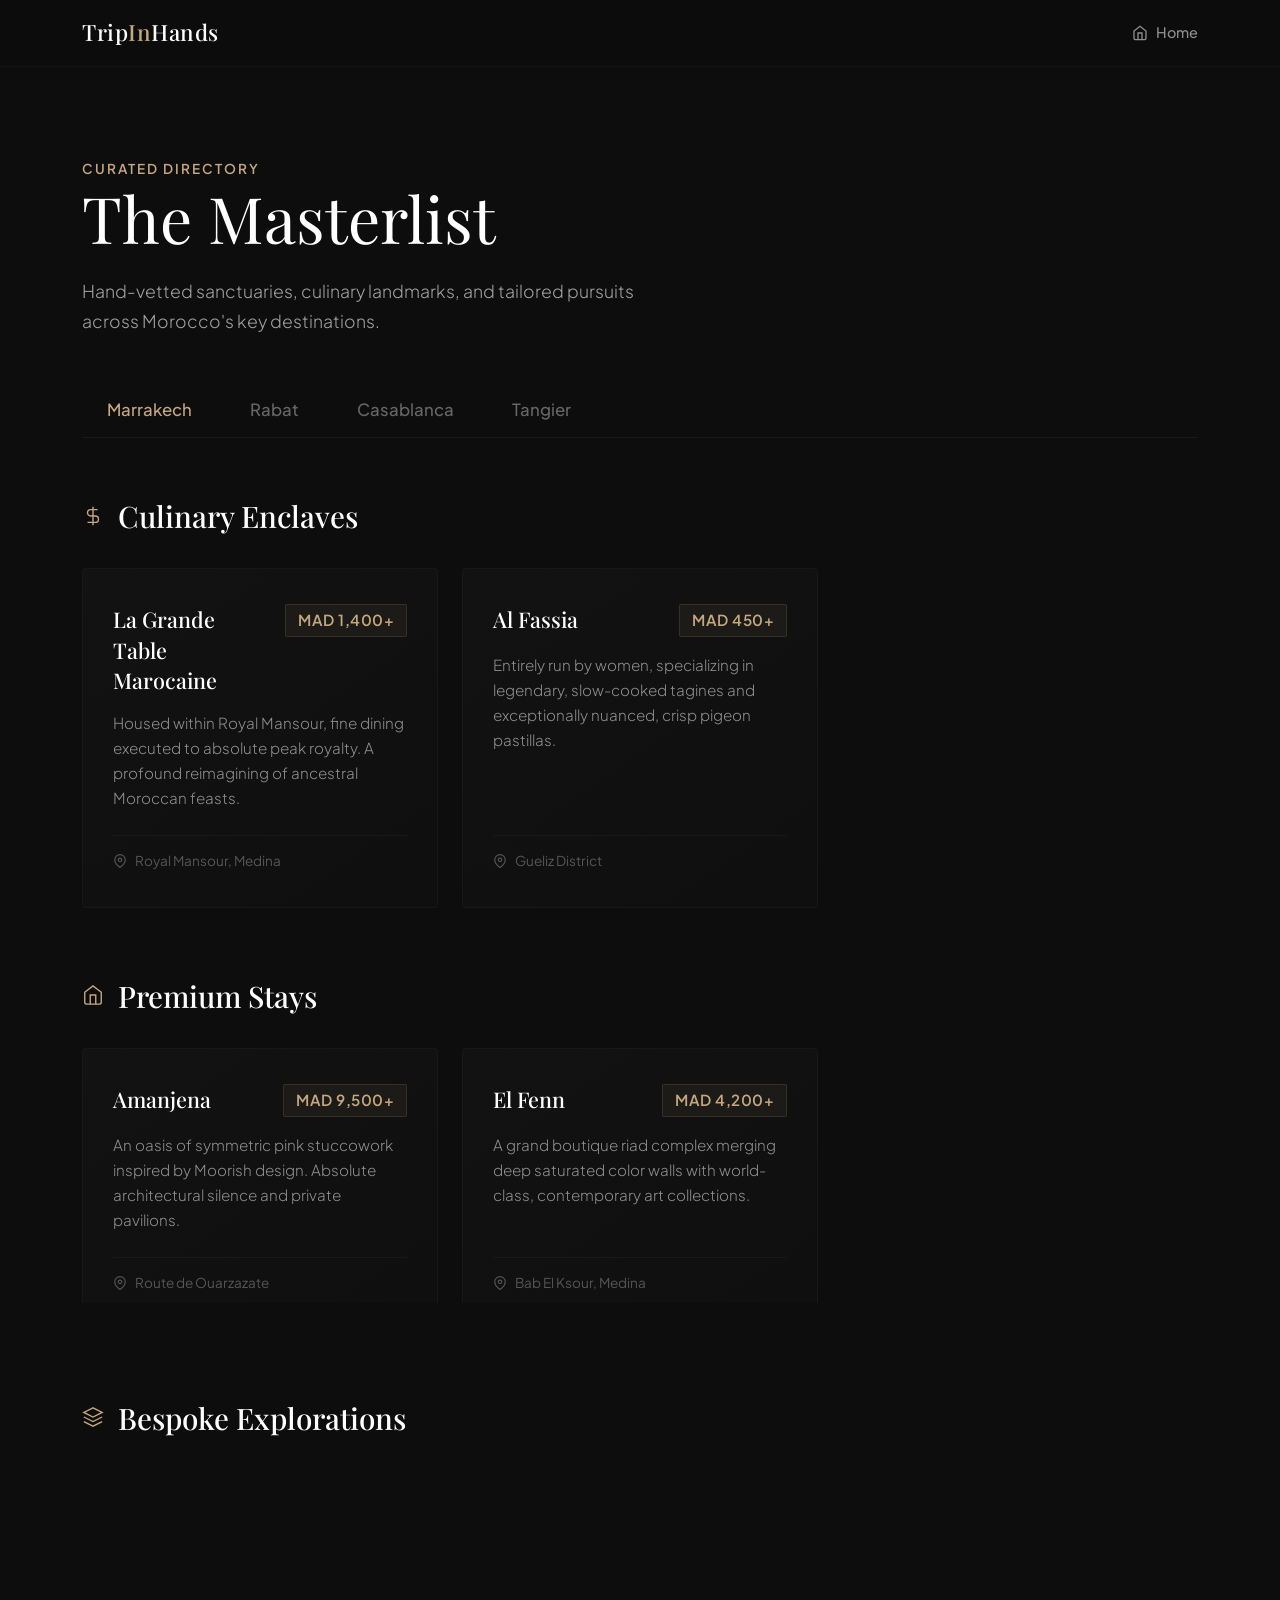
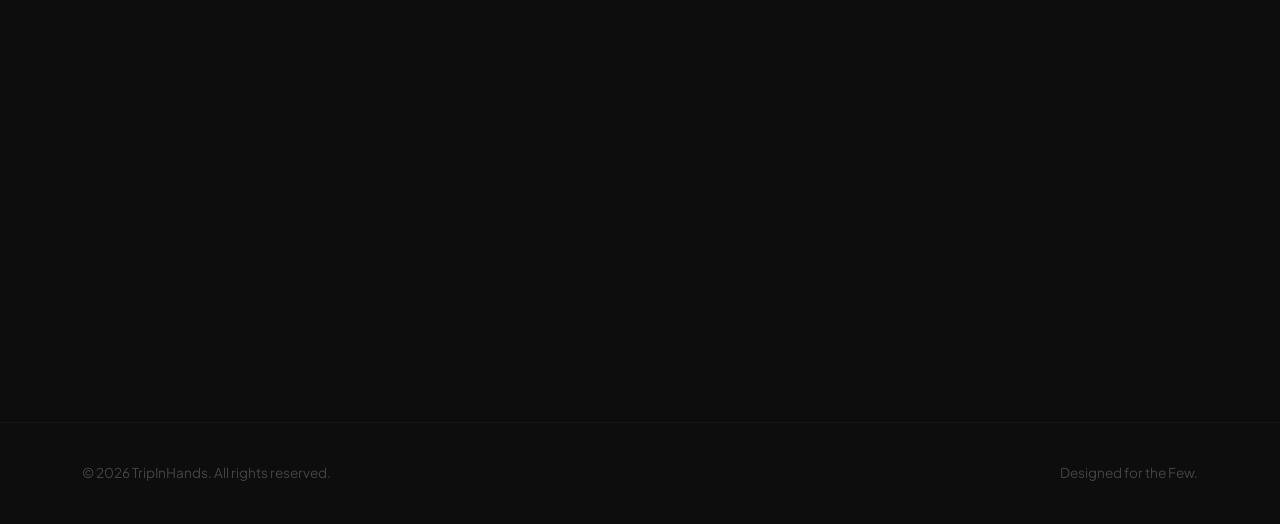
<file: book.html>
<!DOCTYPE html>
<html lang="en">
<head>
  <meta charset="UTF-8">
  <meta name="viewport" content="width=device-width, initial-scale=1.0">
  <title>The Masterlist | TripInHands</title>
  <link href="https://cdn.jsdelivr.net/npm/bootstrap@5.3.2/dist/css/bootstrap.min.css" rel="stylesheet">
  <link rel="preconnect" href="https://fonts.googleapis.com">
  <link rel="preconnect" href="https://fonts.gstatic.com" crossorigin>
  <link href="https://fonts.googleapis.com/css2?family=Playfair+Display:ital,wght@0,400..700;1,400..700&family=Plus+Jakarta+Sans:wght@300;400;500;600;700&display=swap" rel="stylesheet">

  <style>
    /* Premium Apple-Inspired Dark Palette */
    body {
      background-color: #0d0d0d;
      font-family: 'Plus Jakarta Sans', sans-serif;
      color: #a3a3a3;
      overflow-x: hidden;
      padding-top: 100px; /* Space for the fixed header */
    }

    /* --- Integrated Signature Header --- */
    .premium-header {
      background-color: rgba(13, 13, 13, 0.85);
      backdrop-filter: blur(20px);
      -webkit-backdrop-filter: blur(20px);
      border-bottom: 1px solid rgba(255, 255, 255, 0.03);
      position: fixed;
      top: 0;
      left: 0;
      width: 100%;
      z-index: 1050;
      transition: all 0.3s ease;
    }

    .brand-logo {
      font-family: 'Playfair Display', serif;
      font-size: 1.4rem;
      color: #ffffff;
      text-decoration: none;
      letter-spacing: 0.5px;
      font-weight: 500;
    }

    .brand-logo span {
      color: #c5a880; /* Accent Gold */
    }

    .nav-home-btn {
      font-size: 0.9rem;
      color: #8e8e8e;
      text-decoration: none;
      font-weight: 500;
      transition: color 0.3s ease;
      display: inline-flex;
      align-items: center;
      gap: 8px;
    }

    .nav-home-btn:hover {
      color: #c5a880;
    }

    .nav-home-btn svg {
      width: 16px;
      height: 16px;
      stroke: currentColor;
      fill: none;
      stroke-width: 2;
    }

    /* Minimalist Typography */
    .sub-title {
      font-size: 0.85rem;
      text-transform: uppercase;
      letter-spacing: 2px;
      color: #c5a880;
      font-weight: 600;
      margin-bottom: 12px;
    }

    .main-title {
      font-family: 'Playfair Display', serif;
      font-size: clamp(2.5rem, 5vw, 4rem);
      color: #ffffff;
      font-weight: 400;
      margin-bottom: 20px;
    }

    .section-desc {
      font-size: 1.1rem;
      font-weight: 300;
      max-width: 600px;
      line-height: 1.7;
      margin-bottom: 50px;
    }

    /* Horizontal Clean Navigation Filters */
    .city-nav {
      border-bottom: 1px solid rgba(255, 255, 255, 0.05);
      margin-bottom: 60px;
      padding-bottom: 5px;
      white-space: nowrap;
      overflow-x: auto;
      -webkit-overflow-scrolling: touch;
    }

    .city-nav::-webkit-scrollbar {
      display: none;
    }

    .nav-link-custom {
      color: #666666;
      font-weight: 500;
      font-size: 1.05rem;
      text-decoration: none;
      padding: 10px 25px;
      display: inline-block;
      position: relative;
      transition: color 0.3s ease;
      cursor: pointer;
    }

    .nav-link-custom:hover, .nav-link-custom.active {
      color: #c5a880;
    }

    .nav-link-custom.active::after {
      content: '';
      position: absolute;
      bottom: -7px;
      left: 0;
      width: 100%;
      height: 2px;
      background-color: #c5a880;
    }

    /* Structural Segment Layouts */
    .category-block {
      margin-bottom: 70px;
    }

    .category-title {
      font-family: 'Playfair Display', serif;
      font-size: 1.85rem;
      color: #ffffff;
      margin-bottom: 35px;
      font-weight: 500;
      display: flex;
      align-items: center;
      gap: 14px;
    }

    .category-title svg {
      width: 22px;
      height: 22px;
      stroke: #c5a880;
      stroke-width: 1.5;
      fill: none;
    }

    /* Curated Content Architectural Cards */
    .curated-card {
      background: linear-gradient(145deg, #121212, #0f0f0f);
      border: 1px solid rgba(255, 255, 255, 0.03);
      border-radius: 4px;
      padding: 35px 30px;
      height: 100%;
      position: relative;
      display: flex;
      flex-direction: column;
      justify-content: space-between;
      transition: all 0.4s cubic-bezier(0.25, 1, 0.5, 1);
    }

    .curated-card::before {
      content: '';
      position: absolute;
      top: 0;
      left: 0;
      right: 0;
      height: 2px;
      background: linear-gradient(90deg, transparent, #c5a880, transparent);
      opacity: 0;
      transition: opacity 0.4s ease;
    }

    .curated-card:hover {
      transform: translateY(-6px);
      border-color: rgba(197, 168, 128, 0.2);
      box-shadow: 0 20px 40px rgba(0, 0, 0, 0.6);
    }

    .curated-card:hover::before {
      opacity: 1;
    }

    .item-header {
      display: flex;
      justify-content: space-between;
      align-items: flex-start;
      margin-bottom: 15px;
      gap: 15px;
    }

    .item-title {
      font-family: 'Playfair Display', serif;
      color: #ffffff;
      font-size: 1.35rem;
      font-weight: 500;
      margin: 0;
      line-height: 1.4;
    }

    .item-price {
      font-family: 'Plus Jakarta Sans', sans-serif;
      color: #c5a880;
      font-weight: 600;
      font-size: 0.95rem;
      white-space: nowrap;
      background: rgba(197, 168, 128, 0.07);
      padding: 4px 12px;
      border-radius: 2px;
      border: 1px solid rgba(197, 168, 128, 0.15);
      letter-spacing: 0.5px;
    }

    .item-desc {
      font-size: 0.95rem;
      line-height: 1.65;
      font-weight: 300;
      color: #8e8e8e;
      margin-bottom: 25px;
    }

    .item-meta {
      font-size: 0.85rem;
      color: #555555;
      display: flex;
      align-items: center;
      gap: 8px;
      border-top: 1px solid rgba(255, 255, 255, 0.04);
      padding-top: 15px;
      margin-top: auto;
    }

    .item-meta svg {
      width: 14px;
      height: 14px;
      stroke: currentColor;
      fill: none;
      stroke-width: 2;
    }

    /* Minimalist Footer */
    .site-footer {
      border-top: 1px solid rgba(255, 255, 255, 0.04);
      margin-top: 120px;
      padding: 40px 0;
      font-size: 0.85rem;
    }
    .copyright-text, .tagline-text { color: #444444; }

    /* Fluid Entry Animation */
    @keyframes fadeInUp {
      from { opacity: 0; transform: translateY(25px); }
      to { opacity: 1; transform: translateY(0); }
    }

    .animate-fade-in {
      opacity: 0;
      animation: fadeInUp 0.7s cubic-bezier(0.25, 1, 0.5, 1) forwards;
    }
    .delay-1 { animation-delay: 0.15s; }
  </style>
</head>
<body>

  <header class="premium-header py-3">
    <div class="container d-flex justify-content-between align-items-center">
      <a href="index.html" class="brand-logo">Trip<span>In</span>Hands</a>
      <a href="index.html" class="nav-home-btn">
        <svg viewBox="0 0 24 24"><path d="M3 9l9-7 9 7v11a2 2 0 0 1-2 2H5a2 2 0 0 1-2-2z"></path><polyline points="9 22 9 12 15 12 15 22"></polyline></svg>
        Home
      </a>
    </div>
  </header>

  <main class="py-5 my-2">
    <div class="container">
      
      <header class="row m-0 animate-fade-in">
        <div class="col-12 p-0">
          <span class="sub-title">Curated Directory</span>
          <h1 class="main-title">The Masterlist</h1>
          <p class="section-desc">Hand-vetted sanctuaries, culinary landmarks, and tailored pursuits across Morocco's key destinations.</p>
        </div>
      </header>

      <div class="city-nav animate-fade-in delay-1">
        <div class="nav d-flex gap-2" id="cityTab" role="tablist">
          <button class="nav-link-custom active border-0 bg-transparent" id="marrakech-tab" data-bs-toggle="tab" data-bs-target="#marrakech" type="button" role="tab">Marrakech</button>
          <button class="nav-link-custom border-0 bg-transparent" id="rabat-tab" data-bs-toggle="tab" data-bs-target="#rabat" type="button" role="tab">Rabat</button>
          <button class="nav-link-custom border-0 bg-transparent" id="casablanca-tab" data-bs-toggle="tab" data-bs-target="#casablanca" type="button" role="tab">Casablanca</button>
          <button class="nav-link-custom border-0 bg-transparent" id="tangier-tab" data-bs-toggle="tab" data-bs-target="#tangier" type="button" role="tab">Tangier</button>
        </div>
      </div>

      <div class="tab-content" id="cityTabContent">
        
        <div class="tab-pane fade show active" id="marrakech" role="tabpanel">
          
          <div class="category-block">
            <h3 class="category-title">
              <svg viewBox="0 0 24 24"><path d="M12 2v20M17 5H9.5a3.5 3.5 0 0 0 0 7h5a3.5 3.5 0 0 1 0 7H6"></path></svg>
              Culinary Enclaves
            </h3>
            <div class="row g-4">
              <div class="col-12 col-md-6 col-lg-4">
                <div class="curated-card">
                  <div>
                    <div class="item-header">
                      <h4 class="item-title">La Grande Table Marocaine</h4>
                      <span class="item-price">MAD 1,400+</span>
                    </div>
                    <p class="item-desc">Housed within Royal Mansour, fine dining executed to absolute peak royalty. A profound reimagining of ancestral Moroccan feasts.</p>
                  </div>
                  <div class="item-meta">
                    <svg viewBox="0 0 24 24"><path d="M21 10c0 7-9 13-9 13s-9-6-9-13a9 9 0 0 1 18 0z"></path><circle cx="12" cy="10" r="3"></circle></svg>
                    Royal Mansour, Medina
                  </div>
                </div>
              </div>
              <div class="col-12 col-md-6 col-lg-4">
                <div class="curated-card">
                  <div>
                    <div class="item-header">
                      <h4 class="item-title">Al Fassia</h4>
                      <span class="item-price">MAD 450+</span>
                    </div>
                    <p class="item-desc">Entirely run by women, specializing in legendary, slow-cooked tagines and exceptionally nuanced, crisp pigeon pastillas.</p>
                  </div>
                  <div class="item-meta">
                    <svg viewBox="0 0 24 24"><path d="M21 10c0 7-9 13-9 13s-9-6-9-13a9 9 0 0 1 18 0z"></path><circle cx="12" cy="10" r="3"></circle></svg>
                    Gueliz District
                  </div>
                </div>
              </div>
            </div>
          </div>

          <div class="category-block">
            <h3 class="category-title">
              <svg viewBox="0 0 24 24"><path d="M3 9l9-7 9 7v11a2 2 0 0 1-2 2H5a2 2 0 0 1-2-2z"></path><polyline points="9 22 9 12 15 12 15 22"></polyline></svg>
              Premium Stays
            </h3>
            <div class="row g-4">
              <div class="col-12 col-md-6 col-lg-4">
                <div class="curated-card">
                  <div>
                    <div class="item-header">
                      <h4 class="item-title">Amanjena</h4>
                      <span class="item-price">MAD 9,500+</span>
                    </div>
                    <p class="item-desc">An oasis of symmetric pink stuccowork inspired by Moorish design. Absolute architectural silence and private pavilions.</p>
                  </div>
                  <div class="item-meta">
                    <svg viewBox="0 0 24 24"><path d="M21 10c0 7-9 13-9 13s-9-6-9-13a9 9 0 0 1 18 0z"></path><circle cx="12" cy="10" r="3"></circle></svg>
                    Route de Ouarzazate
                  </div>
                </div>
              </div>
              <div class="col-12 col-md-6 col-lg-4">
                <div class="curated-card">
                  <div>
                    <div class="item-header">
                      <h4 class="item-title">El Fenn</h4>
                      <span class="item-price">MAD 4,200+</span>
                    </div>
                    <p class="item-desc">A grand boutique riad complex merging deep saturated color walls with world-class, contemporary art collections.</p>
                  </div>
                  <div class="item-meta">
                    <svg viewBox="0 0 24 24"><path d="M21 10c0 7-9 13-9 13s-9-6-9-13a9 9 0 0 1 18 0z"></path><circle cx="12" cy="10" r="3"></circle></svg>
                    Bab El Ksour, Medina
                  </div>
                </div>
              </div>
            </div>
          </div>

          <div class="category-block">
            <h3 class="category-title">
              <svg viewBox="0 0 24 24"><polygon points="12 2 2 7 12 12 22 7 12 2"></polygon><path d="M2 17l10 5 10-5M2 12l10 5 10-5"></path></svg>
              Bespoke Explorations
            </h3>
            <div class="row g-4">
              <div class="col-12 col-md-6 col-lg-4">
                <div class="curated-card">
                  <div>
                    <div class="item-header">
                      <h4 class="item-title">Private Agafay Desert Sunset</h4>
                      <span class="item-price">MAD 2,200</span>
                    </div>
                    <p class="item-desc">An elegant custom escape to stony desert plains. Includes premium camp frameworks, stargazing, and private luxury transits.</p>
                  </div>
                  <div class="item-meta">
                    <svg viewBox="0 0 24 24"><circle cx="12" cy="12" r="10"></circle><polygon points="16.24,7.76 14.12,14.12 7.76,16.24 8.88,9.88"></polygon></svg>
                    Agafay Plain Outskirts
                  </div>
                </div>
              </div>
              <div class="col-12 col-md-6 col-lg-4">
                <div class="curated-card">
                  <div>
                    <div class="item-header">
                      <h4 class="item-title">Jardin Majorelle Architectural Loop</h4>
                      <span class="item-price">MAD 300</span>
                    </div>
                    <p class="item-desc">VIP early access to walk Yves Saint Laurent's striking bold cobalt structures alongside an expert cultural guide.</p>
                  </div>
                  <div class="item-meta">
                    <svg viewBox="0 0 24 24"><path d="M21 10c0 7-9 13-9 13s-9-6-9-13a9 9 0 0 1 18 0z"></path><circle cx="12" cy="10" r="3"></circle></svg>
                    Rue Yves Saint Laurent
                  </div>
                </div>
              </div>
            </div>
          </div>
        </div>

        <div class="tab-pane fade" id="rabat" role="tabpanel">
          
          <div class="category-block">
            <h3 class="category-title">
              <svg viewBox="0 0 24 24"><path d="M12 2v20M17 5H9.5a3.5 3.5 0 0 0 0 7h5a3.5 3.5 0 0 1 0 7H6"></path></svg>
              Culinary Enclaves
            </h3>
            <div class="row g-4">
              <div class="col-12 col-md-6 col-lg-4">
                <div class="curated-card">
                  <div>
                    <div class="item-header">
                      <h4 class="item-title">Le Dhow</h4>
                      <span class="item-price">MAD 350+</span>
                    </div>
                    <p class="item-desc">An elegant dinner lounge onboard a replica wooden merchant vessel docked directly underneath the historic Kasbah walls.</p>
                  </div>
                  <div class="item-meta">
                    <svg viewBox="0 0 24 24"><path d="M21 10c0 7-9 13-9 13s-9-6-9-13a9 9 0 0 1 18 0z"></path><circle cx="12" cy="10" r="3"></circle></svg>
                    Bouregreg River Marina
                  </div>
                </div>
              </div>
              <div class="col-12 col-md-6 col-lg-4">
                <div class="curated-card">
                  <div>
                    <div class="item-header">
                      <h4 class="item-title">Dar Naji</h4>
                      <span class="item-price">MAD 180+</span>
                    </div>
                    <p class="item-desc">Unrivaled authentic Moroccan comfort food in a traditional framework. Renowned for classic sweet seffa couscous.</p>
                  </div>
                  <div class="item-meta">
                    <svg viewBox="0 0 24 24"><path d="M21 10c0 7-9 13-9 13s-9-6-9-13a9 9 0 0 1 18 0z"></path><circle cx="12" cy="10" r="3"></circle></svg>
                    Bab El Had Boundary
                  </div>
                </div>
              </div>
            </div>
          </div>

          <div class="category-block">
            <h3 class="category-title">
              <svg viewBox="0 0 24 24"><path d="M3 9l9-7 9 7v11a2 2 0 0 1-2 2H5a2 2 0 0 1-2-2z"></path><polyline points="9 22 9 12 15 12 15 22"></polyline></svg>
              Premium Stays
            </h3>
            <div class="row g-4">
              <div class="col-12 col-md-6 col-lg-4">
                <div class="curated-card">
                  <div>
                    <div class="item-header">
                      <h4 class="item-title">The Ritz-Carlton Dar Es Salam</h4>
                      <span class="item-price">MAD 4,800+</span>
                    </div>
                    <p class="item-desc">A grand luxury resort surrounded by acres of ancient oak forests and championship golf courses. Premium isolation.</p>
                  </div>
                  <div class="item-meta">
                    <svg viewBox="0 0 24 24"><path d="M21 10c0 7-9 13-9 13s-9-6-9-13a9 9 0 0 1 18 0z"></path><circle cx="12" cy="10" r="3"></circle></svg>
                    Sidi Bouknadel Border
                  </div>
                </div>
              </div>
              <div class="col-12 col-md-6 col-lg-4">
                <div class="curated-card">
                  <div>
                    <div class="item-header">
                      <h4 class="item-title">Villa Mandarine</h4>
                      <span class="item-price">MAD 1,900+</span>
                    </div>
                    <p class="item-desc">A highly private boutique retreat hidden inside a flourishing orange grove oasis right in the heart of the capital.</p>
                  </div>
                  <div class="item-meta">
                    <svg viewBox="0 0 24 24"><path d="M21 10c0 7-9 13-9 13s-9-6-9-13a9 9 0 0 1 18 0z"></path><circle cx="12" cy="10" r="3"></circle></svg>
                    Souissi District
                  </div>
                </div>
              </div>
            </div>
          </div>

          <div class="category-block">
            <h3 class="category-title">
              <svg viewBox="0 0 24 24"><polygon points="12 2 2 7 12 12 22 7 12 2"></polygon><path d="M2 17l10 5 10-5M2 12l10 5 10-5"></path></svg>
              Bespoke Explorations
            </h3>
            <div class="row g-4">
              <div class="col-12 col-md-6 col-lg-4">
                <div class="curated-card">
                  <div>
                    <div class="item-header">
                      <h4 class="item-title">Chellah Necropolis Guided Walk</h4>
                      <span class="item-price">MAD 120</span>
                    </div>
                    <p class="item-desc">A deep dive into ancient layers of Phoenician, Roman, and Marinid ruins, framed by serene natural gardens.</p>
                  </div>
                  <div class="item-meta">
                    <svg viewBox="0 0 24 24"><circle cx="12" cy="12" r="10"></circle><polygon points="16.24,7.76 14.12,14.12 7.76,16.24 8.88,9.88"></polygon></svg>
                    Youssoufia Sector
                  </div>
                </div>
              </div>
              <div class="col-12 col-md-6 col-lg-4">
                <div class="curated-card">
                  <div>
                    <div class="item-header">
                      <h4 class="item-title">Oudayas Art Craft Walk</h4>
                      <span class="item-price">MAD 200</span>
                    </div>
                    <p class="item-desc">Stroll the narrow blue-and-white stone pathways, ending with traditional tea overlooks facing the Atlantic interface.</p>
                  </div>
                  <div class="item-meta">
                    <svg viewBox="0 0 24 24"><circle cx="12" cy="12" r="10"></circle><polygon points="16.24,7.76 14.12,14.12 7.76,16.24 8.88,9.88"></polygon></svg>
                    Kasbah des Oudayas
                  </div>
                </div>
              </div>
            </div>
          </div>
        </div>

        <div class="tab-pane fade" id="casablanca" role="tabpanel">
          
          <div class="category-block">
            <h3 class="category-title">
              <svg viewBox="0 0 24 24"><path d="M12 2v20M17 5H9.5a3.5 3.5 0 0 0 0 7h5a3.5 3.5 0 0 1 0 7H6"></path></svg>
              Culinary Enclaves
            </h3>
            <div class="row g-4">
              <div class="col-12 col-md-6 col-lg-4">
                <div class="curated-card">
                  <div>
                    <div class="item-header">
                      <h4 class="item-title">Rick's Café</h4>
                      <span class="item-price">MAD 450+</span>
                    </div>
                    <p class="item-desc">An architectural recreation of the legendary lounge from the 1942 film. Features exceptional live jazz pianos.</p>
                  </div>
                  <div class="item-meta">
                    <svg viewBox="0 0 24 24"><path d="M21 10c0 7-9 13-9 13s-9-6-9-13a9 9 0 0 1 18 0z"></path><circle cx="12" cy="10" r="3"></circle></svg>
                    Sour Jdid Old Medina Border
                  </div>
                </div>
              </div>
              <div class="col-12 col-md-6 col-lg-4">
                <div class="curated-card">
                  <div>
                    <div class="item-header">
                      <h4 class="item-title">Le Cabestan</h4>
                      <span class="item-price">MAD 550+</span>
                    </div>
                    <p class="item-desc">A dramatic modern ocean-view restaurant situated directly over raw Atlantic rocks with high-end French profiling.</p>
                  </div>
                  <div class="item-meta">
                    <svg viewBox="0 0 24 24"><path d="M21 10c0 7-9 13-9 13s-9-6-9-13a9 9 0 0 1 18 0z"></path><circle cx="12" cy="10" r="3"></circle></svg>
                    Phare d'El Hank, Corniche
                  </div>
                </div>
              </div>
            </div>
          </div>

          <div class="category-block">
            <h3 class="category-title">
              <svg viewBox="0 0 24 24"><path d="M3 9l9-7 9 7v11a2 2 0 0 1-2 2H5a2 2 0 0 1-2-2z"></path><polyline points="9 22 9 12 15 12 15 22"></polyline></svg>
              Premium Stays
            </h3>
            <div class="row g-4">
              <div class="col-12 col-md-6 col-lg-4">
                <div class="curated-card">
                  <div>
                    <div class="item-header">
                      <h4 class="item-title">Four Seasons Resort</h4>
                      <span class="item-price">MAD 5,500+</span>
                    </div>
                    <p class="item-desc">A modern, minimalist luxury sanctuary offering completely unobstructed private oceanfront terraces and a serene spa escape.</p>
                  </div>
                  <div class="item-meta">
                    <svg viewBox="0 0 24 24"><path d="M21 10c0 7-9 13-9 13s-9-6-9-13a9 9 0 0 1 18 0z"></path><circle cx="12" cy="10" r="3"></circle></svg>
                    Boulevard de la Corniche
                  </div>
                </div>
              </div>
              <div class="col-12 col-md-6 col-lg-4">
                <div class="curated-card">
                  <div>
                    <div class="item-header">
                      <h4 class="item-title">Hôtel Le Doge</h4>
                      <span class="item-price">MAD 2,200+</span>
                    </div>
                    <p class="item-desc">An authentic 1930s Art Deco townhouse meticulously converted into an intimate boutique hotel with vintage visual romance.</p>
                  </div>
                  <div class="item-meta">
                    <svg viewBox="0 0 24 24"><path d="M21 10c0 7-9 13-9 13s-9-6-9-13a9 9 0 0 1 18 0z"></path><circle cx="12" cy="10" r="3"></circle></svg>
                    Rue du Dr Vey, Gauthier
                  </div>
                </div>
              </div>
            </div>
          </div>

          <div class="category-block">
            <h3 class="category-title">
              <svg viewBox="0 0 24 24"><polygon points="12 2 2 7 12 12 22 7 12 2"></polygon><path d="M2 17l10 5 10-5M2 12l10 5 10-5"></path></svg>
              Bespoke Explorations
            </h3>
            <div class="row g-4">
              <div class="col-12 col-md-6 col-lg-4">
                <div class="curated-card">
                  <div>
                    <div class="item-header">
                      <h4 class="item-title">Hassan II Mosque Tour</h4>
                      <span class="item-price">MAD 140</span>
                    </div>
                    <p class="item-desc">A guided architectural masterclass showcasing intricate carved stucco, zellij tiling, and a massive retractable roof.</p>
                  </div>
                  <div class="item-meta">
                    <svg viewBox="0 0 24 24"><circle cx="12" cy="12" r="10"></circle><polygon points="16.24,7.76 14.12,14.12 7.76,16.24 8.88,9.88"></polygon></svg>
                    Boulevard Sidi Mohammed
                  </div>
                </div>
              </div>
              <div class="col-12 col-md-6 col-lg-4">
                <div class="curated-card">
                  <div>
                    <div class="item-header">
                      <h4 class="item-title">Art Deco Architectural Walk</h4>
                      <span class="item-price">MAD 400</span>
                    </div>
                    <p class="item-desc">A highly specialized private walking tour observing the sweeping 1920s facades and geometric balconies downtown.</p>
                  </div>
                  <div class="item-meta">
                    <svg viewBox="0 0 24 24"><circle cx="12" cy="12" r="10"></circle><polygon points="16.24,7.76 14.12,14.12 7.76,16.24 8.88,9.88"></polygon></svg>
                    Boulevard Mohammed V Center
                  </div>
                </div>
              </div>
            </div>
          </div>
        </div>

        <div class="tab-pane fade" id="tangier" role="tabpanel">
          
          <div class="category-block">
            <h3 class="category-title">
              <svg viewBox="0 0 24 24"><path d="M12 2v20M17 5H9.5a3.5 3.5 0 0 0 0 7h5a3.5 3.5 0 0 1 0 7H6"></path></svg>
              Culinary Enclaves
            </h3>
            <div class="row g-4">
              <div class="col-12 col-md-6 col-lg-4">
                <div class="curated-card">
                  <div>
                    <div class="item-header">
                      <h4 class="item-title">El Morocco Club</h4>
                      <span class="item-price">MAD 500+</span>
                    </div>
                    <p class="item-desc">An elegant upscale establishment built near the Kasbah gates, blending classic French execution with bold Mediterranean seafood.</p>
                  </div>
                  <div class="item-meta">
                    <svg viewBox="0 0 24 24"><path d="M21 10c0 7-9 13-9 13s-9-6-9-13a9 9 0 0 1 18 0z"></path><circle cx="12" cy="10" r="3"></circle></svg>
                    Place du Kasbah
                  </div>
                </div>
              </div>
              <div class="col-12 col-md-6 col-lg-4">
                <div class="curated-card">
                  <div>
                    <div class="item-header">
                      <h4 class="item-title">Café Hafa</h4>
                      <span class="item-price">MAD 40+</span>
                    </div>
                    <p class="item-desc">The iconic terraced institution legendary for traditional mint tea and simple coastal frames looking straight over the Straits.</p>
                  </div>
                  <div class="item-meta">
                    <svg viewBox="0 0 24 24"><path d="M21 10c0 7-9 13-9 13s-9-6-9-13a9 9 0 0 1 18 0z"></path><circle cx="12" cy="10" r="3"></circle></svg>
                    Quartier Marshan Cliffs
                  </div>
                </div>
              </div>
            </div>
          </div>

          <div class="category-block">
            <h3 class="category-title">
              <svg viewBox="0 0 24 24"><path d="M3 9l9-7 9 7v11a2 2 0 0 1-2 2H5a2 2 0 0 1-2-2z"></path><polyline points="9 22 9 12 15 12 15 22"></polyline></svg>
              Premium Stays
            </h3>
            <div class="row g-4">
              <div class="col-12 col-md-6 col-lg-4">
                <div class="curated-card">
                  <div>
                    <div class="item-header">
                      <h4 class="item-title">Nord-Pinus Tanger</h4>
                      <span class="item-price">MAD 3,100+</span>
                    </div>
                    <p class="item-desc">An extraordinary luxury riad positioned on the highest crest of the Kasbah walls. Rich leather accents and endless sea horizons.</p>
                  </div>
                  <div class="item-meta">
                    <svg viewBox="0 0 24 24"><path d="M21 10c0 7-9 13-9 13s-9-6-9-13a9 9 0 0 1 18 0z"></path><circle cx="12" cy="10" r="3"></circle></svg>
                    Rue Riad Sultan, Kasbah
                  </div>
                </div>
              </div>
              <div class="col-12 col-md-6 col-lg-4">
                <div class="curated-card">
                  <div>
                    <div class="item-header">
                      <h4 class="item-title">Grand Hôtel Villa de France</h4>
                      <span class="item-price">MAD 1,800+</span>
                    </div>
                    <p class="item-desc">A beautifully restored historic hotel where the legendary painter Henri Matisse crafted his famous window masterpieces.</p>
                  </div>
                  <div class="item-meta">
                    <svg viewBox="0 0 24 24"><path d="M21 10c0 7-9 13-9 13s-9-6-9-13a9 9 0 0 1 18 0z"></path><circle cx="12" cy="10" r="3"></circle></svg>
                    Route d'Anfa, Medina Rim
                  </div>
                </div>
              </div>
            </div>
          </div>

          <div class="category-block">
            <h3 class="category-title">
              <svg viewBox="0 0 24 24"><polygon points="12 2 2 7 12 12 22 7 12 2"></polygon><path d="M2 17l10 5 10-5M2 12l10 5 10-5"></path></svg>
              Bespoke Explorations
            </h3>
            <div class="row g-4">
              <div class="col-12 col-md-6 col-lg-4">
                <div class="curated-card">
                  <div>
                    <div class="item-header">
                      <h4 class="item-title">Caves of Hercules Sea Cruise</h4>
                      <span class="item-price">MAD 1,800</span>
                    </div>
                    <p class="item-desc">A private luxury powerboat cruise from the modern marina out along the dramatic coast where the Atlantic meets the Mediterranean.</p>
                  </div>
                  <div class="item-meta">
                    <svg viewBox="0 0 24 24"><circle cx="12" cy="12" r="10"></circle><polygon points="16.24,7.76 14.12,14.12 7.76,16.24 8.88,9.88"></polygon></svg>
                    Cape Spartel Interface
                  </div>
                </div>
              </div>
              <div class="col-12 col-md-6 col-lg-4">
                <div class="curated-card">
                  <div>
                    <div class="item-header">
                      <h4 class="item-title">American Legation Museum</h4>
                      <span class="item-price">MAD 50</span>
                    </div>
                    <p class="item-desc">A quiet stroll through the first American public property acquired outside the US, showcasing rare historic maps and treaties.</p>
                  </div>
                  <div class="item-meta">
                    <svg viewBox="0 0 24 24"><circle cx="12" cy="12" r="10"></circle><polygon points="16.24,7.76 14.12,14.12 7.76,16.24 8.88,9.88"></polygon></svg>
                    Rue d'Amerique, Medina Lower
                  </div>
                </div>
              </div>
            </div>
          </div>
        </div>

      </div>

    </div>
  </main>

  <footer class="site-footer">
    <div class="container">
      <div class="row align-items-center">
        <div class="col-12 col-md-6 text-center text-md-start mb-2 mb-md-0">
          <span class="copyright-text">© 2026 TripInHands. All rights reserved.</span>
        </div>
        <div class="col-12 col-md-6 text-center text-md-end">
          <span class="tagline-text">Designed for the Few.</span>
        </div>
      </div>
    </div>
  </footer>

  <script src="https://cdn.jsdelivr.net/npm/bootstrap@5.3.2/dist/js/bootstrap.bundle.min.js"></script>
</body>
</html>
</file>
